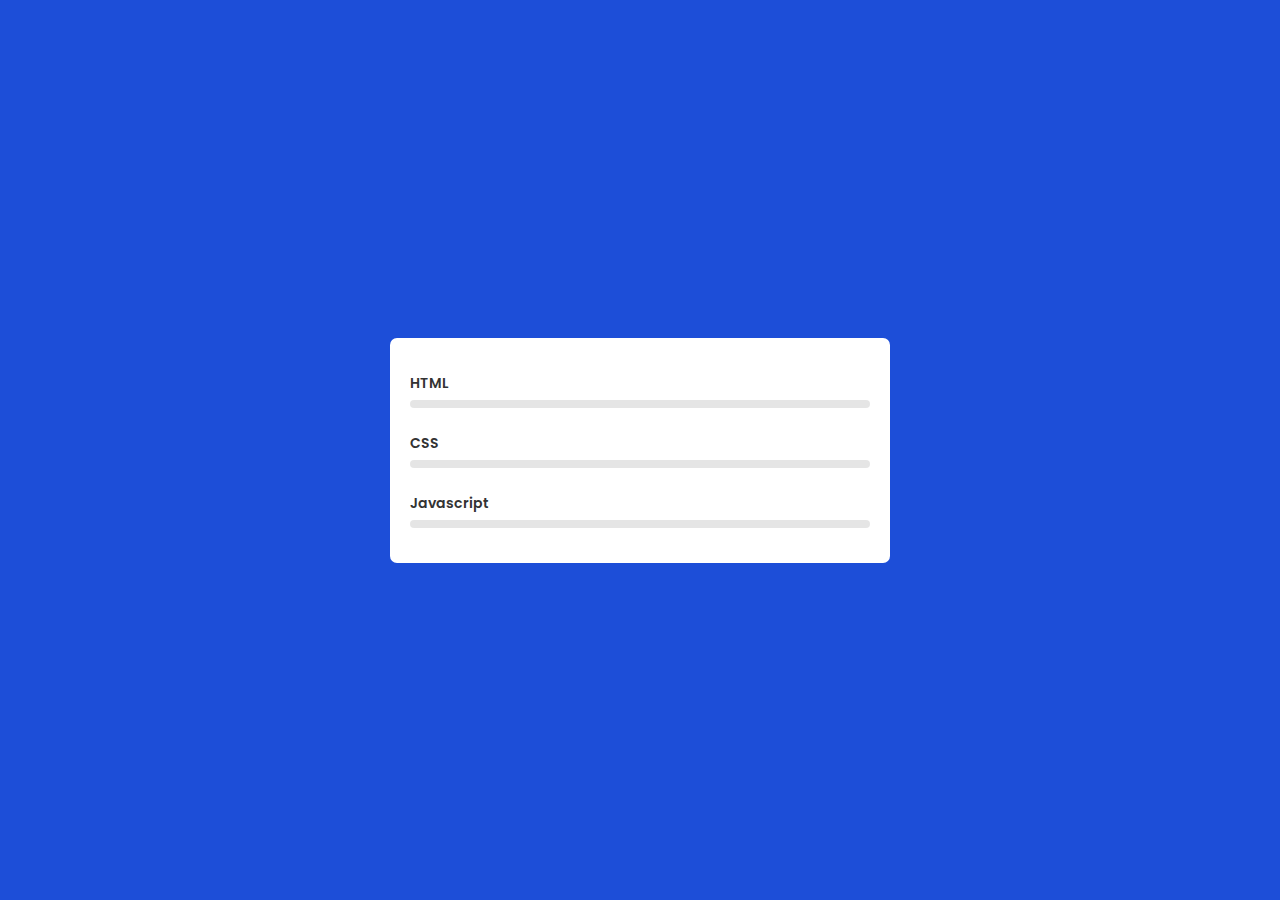
<file: Animated Skills Bar/index.html>
<!DOCTYPE html>
<html lang="en">
  <head>
    <meta charset="UTF-8" />
    <meta name="viewport" content="width=device-width, initial-scale=1.0" />
    <title>Animated Skills Bar</title>
    <link rel="stylesheet" href="style.css" />
  </head>
  <body>
    <div class="container">
      <div class="skill-box">
        <span class="title">HTML</span>
        <div class="skill-bar">
          <span class="skill-percentage html">
            <span class="tooltip">90%</span>
          </span>
        </div>
      </div>
      <div class="skill-box">
        <span class="title">CSS</span>
        <div class="skill-bar">
          <span class="skill-percentage css">
            <span class="tooltip">90%</span>
          </span>
        </div>
      </div>
      <div class="skill-box">
        <span class="title">Javascript</span>
        <div class="skill-bar">
          <span class="skill-percentage javascript">
            <span class="tooltip">90%</span>
          </span>
        </div>
      </div>
    </div>
  </body>
</html>
</file>
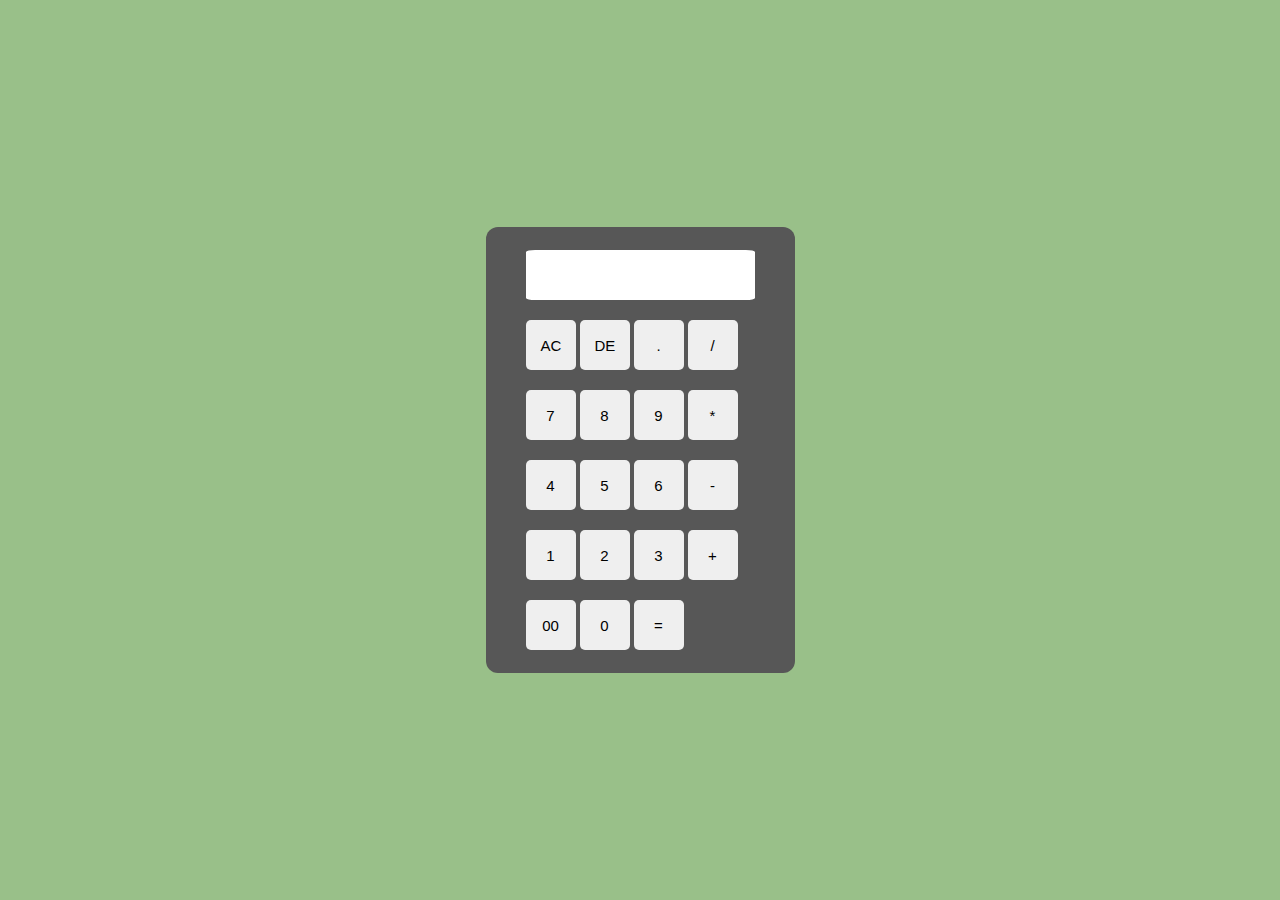
<file: calculator/index.html>
<!DOCTYPE html>
<html lang="en">
  <head>
    <meta charset="UTF-8" />
    <meta name="viewport" content="width=device-width, initial-scale=1.0" />
    <title>Calculator</title>
    <link rel="stylesheet" href="style.css" />
  </head>
  <body>
    <div class="container">
      <div class="calculator">
        <form action="">
          <div class="input-box">
            <input type="text" name="display" />
          </div>
          <div class="first-row">
            <input type="button" value="AC" onclick="display.value =''" />
            <input
              type="button"
              value="DE"
              onclick="display.value = display.value.toString().slice(0, -1)"
            />
            <input type="button" value="." onclick="display.value +='.'" />
            <input type="button" value="/" onclick="display.value +='/'" />
          </div>
          <div class="second-row">
            <input type="button" value="7" onclick="display.value +='7'" />
            <input type="button" value="8" onclick="display.value +='8'" />
            <input type="button" value="9" onclick="display.value +='9'" />
            <input type="button" value="*" onclick="display.value +='*'" />
          </div>
          <div class="third-row">
            <input type="button" value="4" onclick="display.value +='4'" />
            <input type="button" value="5" onclick="display.value +='5'" />
            <input type="button" value="6" onclick="display.value +='6'" />
            <input type="button" value="-" onclick="display.value +='-'" />
          </div>
          <div class="third-row">
            <input type="button" value="1" onclick="display.value +='1'" />
            <input type="button" value="2" onclick="display.value +='2'" />
            <input type="button" value="3" onclick="display.value +='3'" />
            <input type="button" value="+" onclick="display.value +='+'" />
          </div>
          <div class="fifth-row">
            <input type="button" value="00" onclick="display.value +='00'" />
            <input type="button" value="0" onclick="display.value +='0'" />
            <input
              type="button"
              value="="
              onclick="display.value= eval(display.value)"
              class="equal"
            />
          </div>
        </form>
      </div>
    </div>
  </body>
</html>
</file>
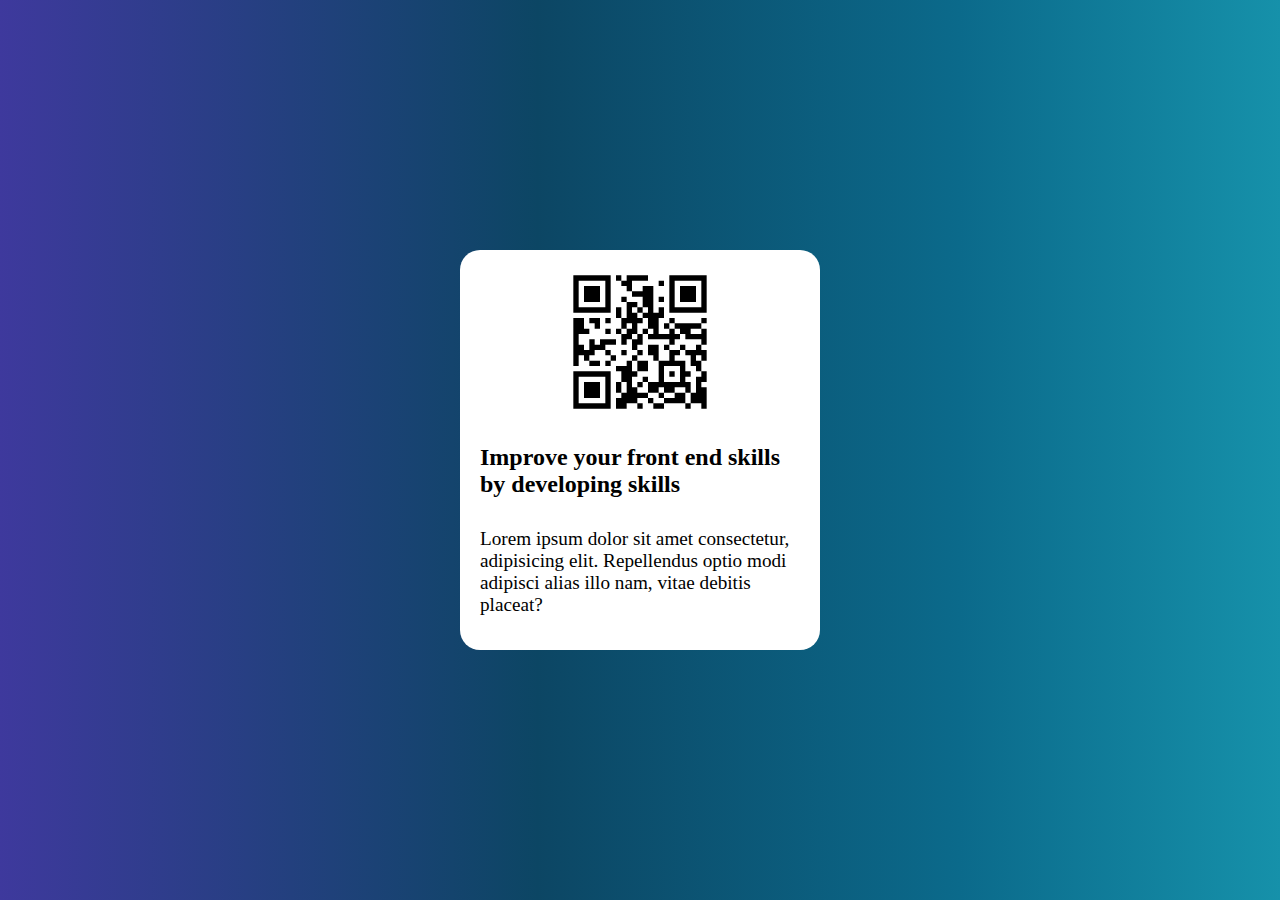
<file: creating a card/index.html>
<!DOCTYPE html>
<html lang="en">
  <head>
    <meta charset="UTF-8" />
    <meta name="viewport" content="width=device-width, initial-scale=1.0" />
    <title>Creating a card by Love babbar</title>
    <link rel="stylesheet" href="style.css" />
  </head>
  <body>
    <div class="container">
      <div class="card">
        <img src="qrcode.svg" alt="" />
        <h2>Improve your front end skills by developing skills</h2>
        <p>
          Lorem ipsum dolor sit amet consectetur, adipisicing elit. Repellendus
          optio modi adipisci alias illo nam, vitae debitis placeat?
        </p>
      </div>
    </div>
  </body>
</html>
</file>
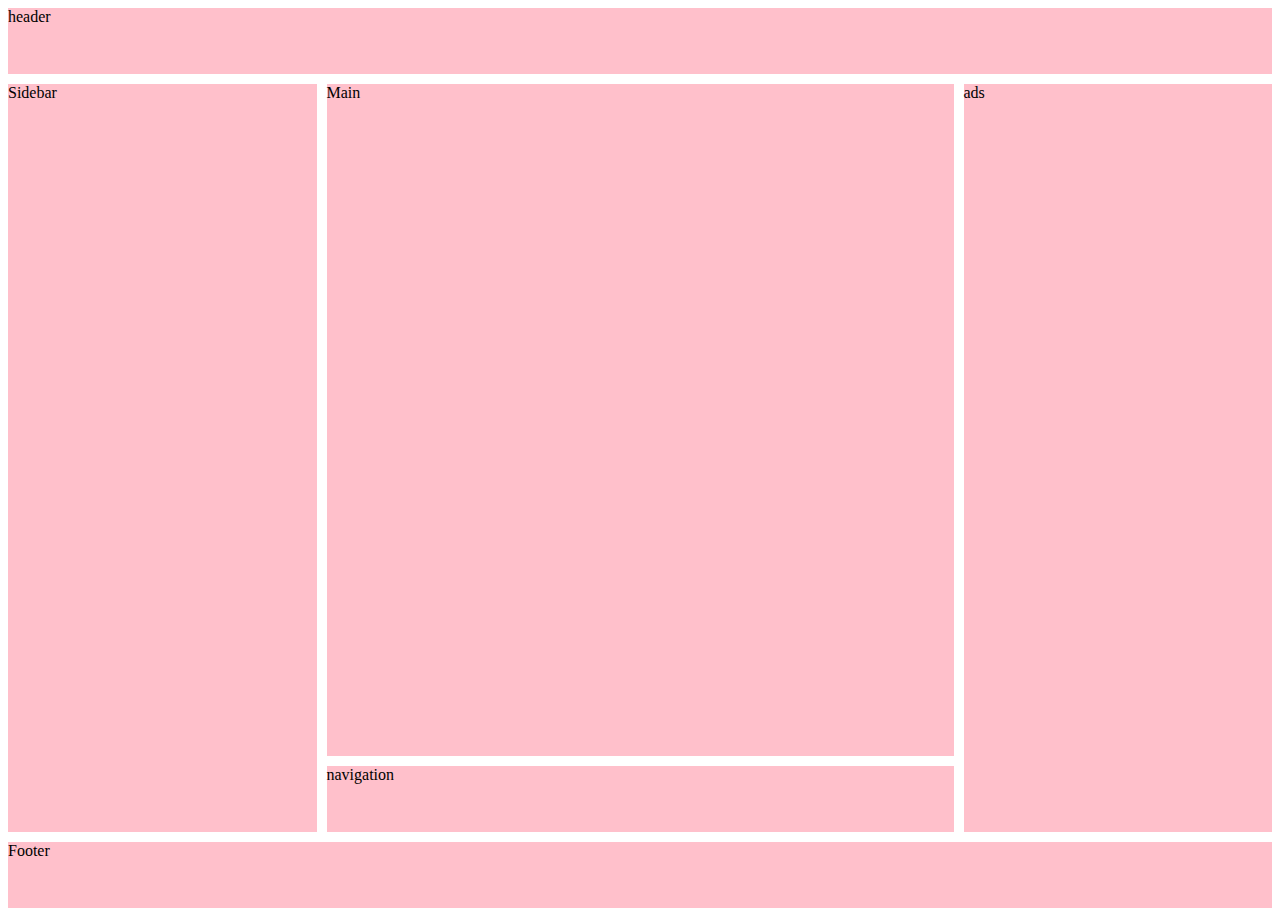
<file: gird table/index.html>
<!DOCTYPE html>
<html lang="en">
  <head>
    <meta charset="UTF-8" />
    <meta name="viewport" content="width=device-width, initial-scale=1.0" />
    <title>Grid Table Responsive</title>
    <link rel="stylesheet" href="style.css" />
  </head>
  <body>
    <div class="container">
      <div class="header">header</div>
      <div class="navigation">navigation</div>
      <div class="sidebar">Sidebar</div>
      <div class="main">Main</div>
      <div class="ads">ads</div>
      <div class="footer">Footer</div>
    </div>
  </body>
</html>
</file>
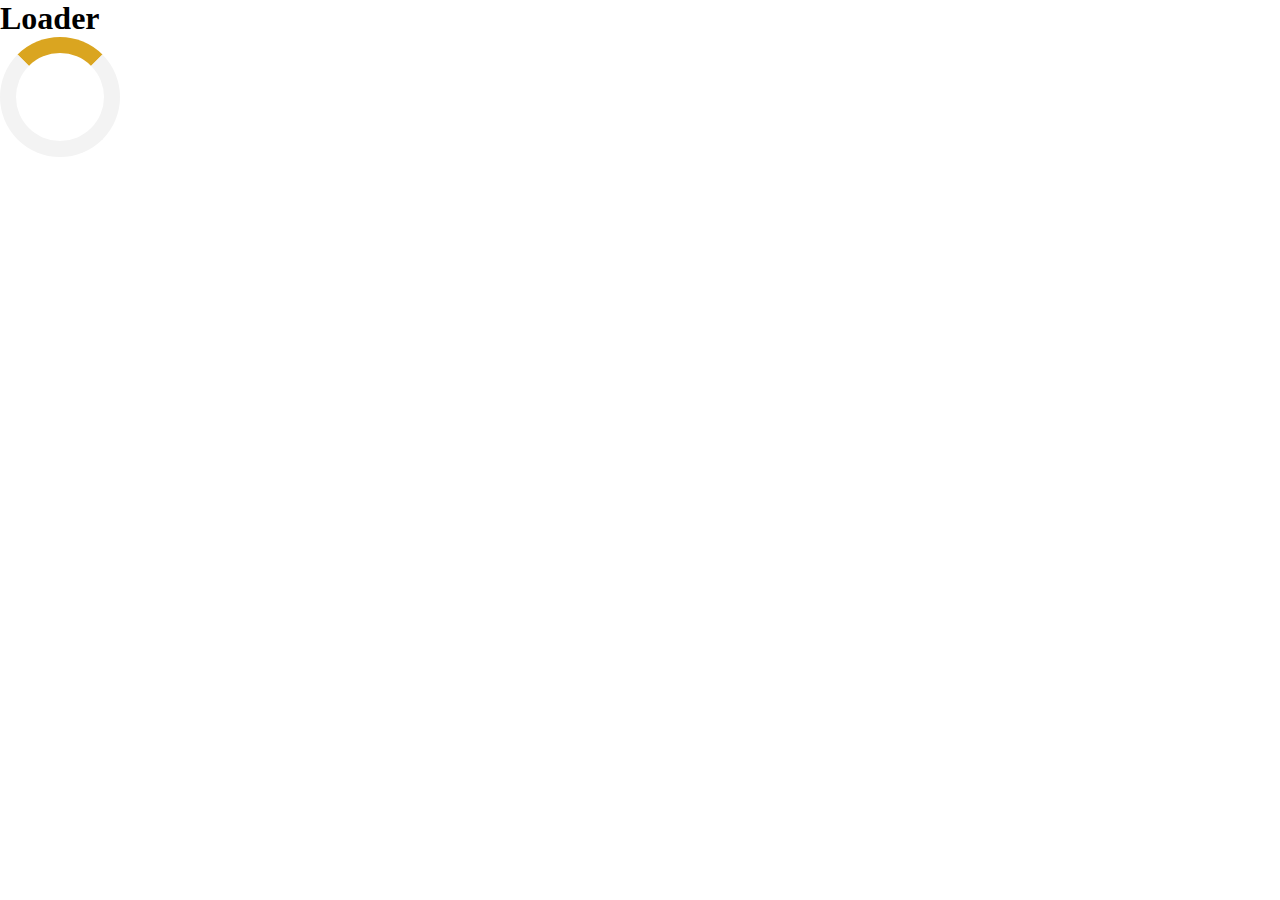
<file: Loader/index.html>
<!DOCTYPE html>
<html lang="en">
<head>
    <meta charset="UTF-8">
    <meta name="viewport" content="width=device-width, initial-scale=1.0">
    <link rel="stylesheet" href="style.css">
    <title>Loader</title>
</head>
<body>
    <h1>Loader</h1>
    <div class="loader"></div>
</body>
</html>
</file>
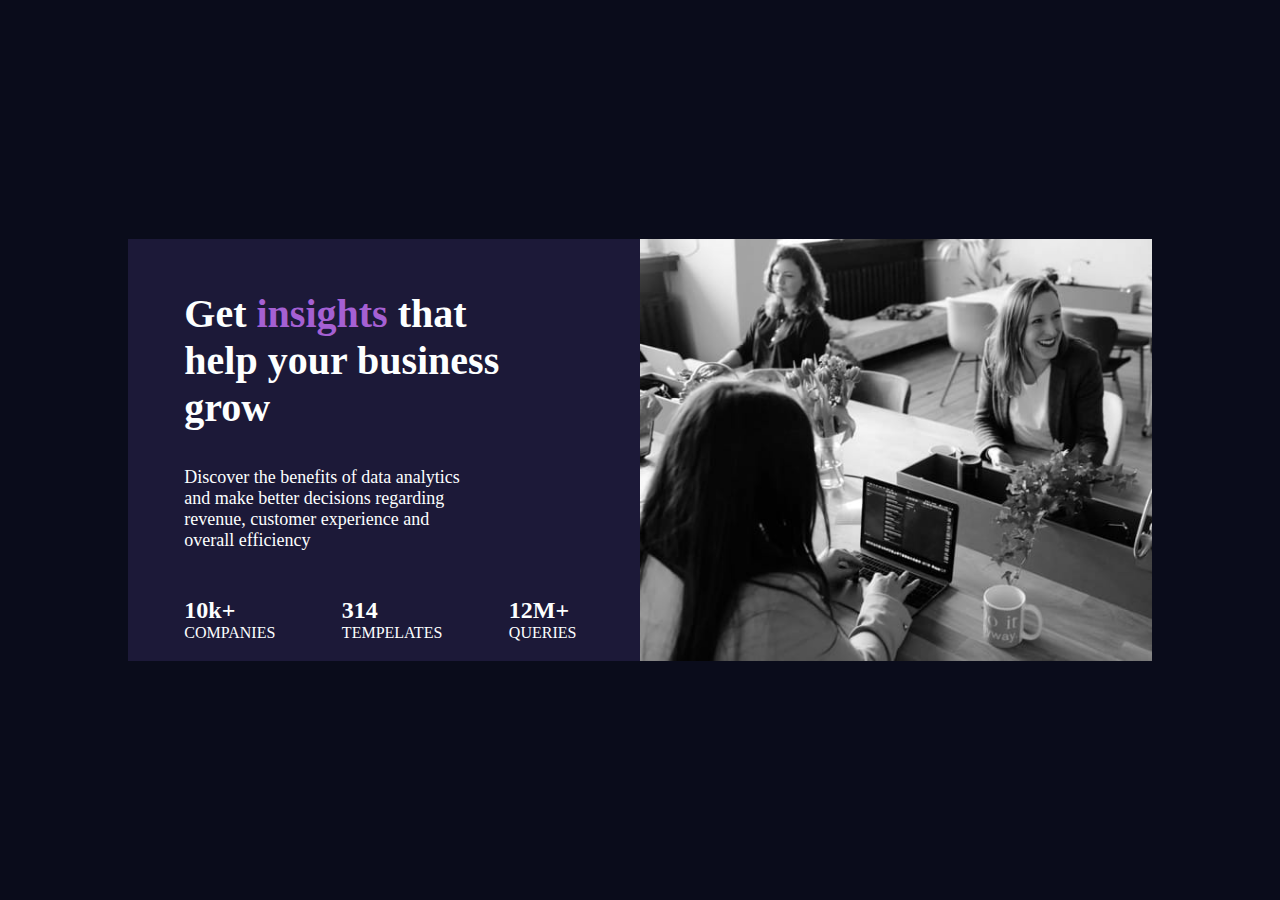
<file: preview-card-component/index.html>
<!DOCTYPE html>
<html lang="en">
<head>
    <meta charset="UTF-8">
    <meta name="viewport" content="width=device-width, initial-scale=1.0">
    <link rel="stylesheet" href="style.css">
    <title>Card design</title>
</head>
<body>
    <div class="container">
        <div class="content-area">
            <div class="header-paragraph">
                <div class="heading">
                    <h1>Get <span>insights</span> that help your business grow </h1>
                    
                </div>
                <div class="paragraph">
                    <p>Discover the benefits of data analytics and make better decisions regarding revenue, customer experience and overall efficiency</p>
                </div>      
            </div>
            <div class="symbols">
                <div class="item">
                    <h2>10k+</h2>
                <p>COMPANIES</p>
                </div>
                <div class="item">
                    <h2>314</h2>
                <p>TEMPELATES</p>
                </div>
                <div class="item">
                    <h2>12M+</h2>
                <p>QUERIES</p>
                </div>
                
            </div>
        </div>
            <img src="images/image.jpg" alt="">
      
           
    </div>
</body>
</html>
</file>
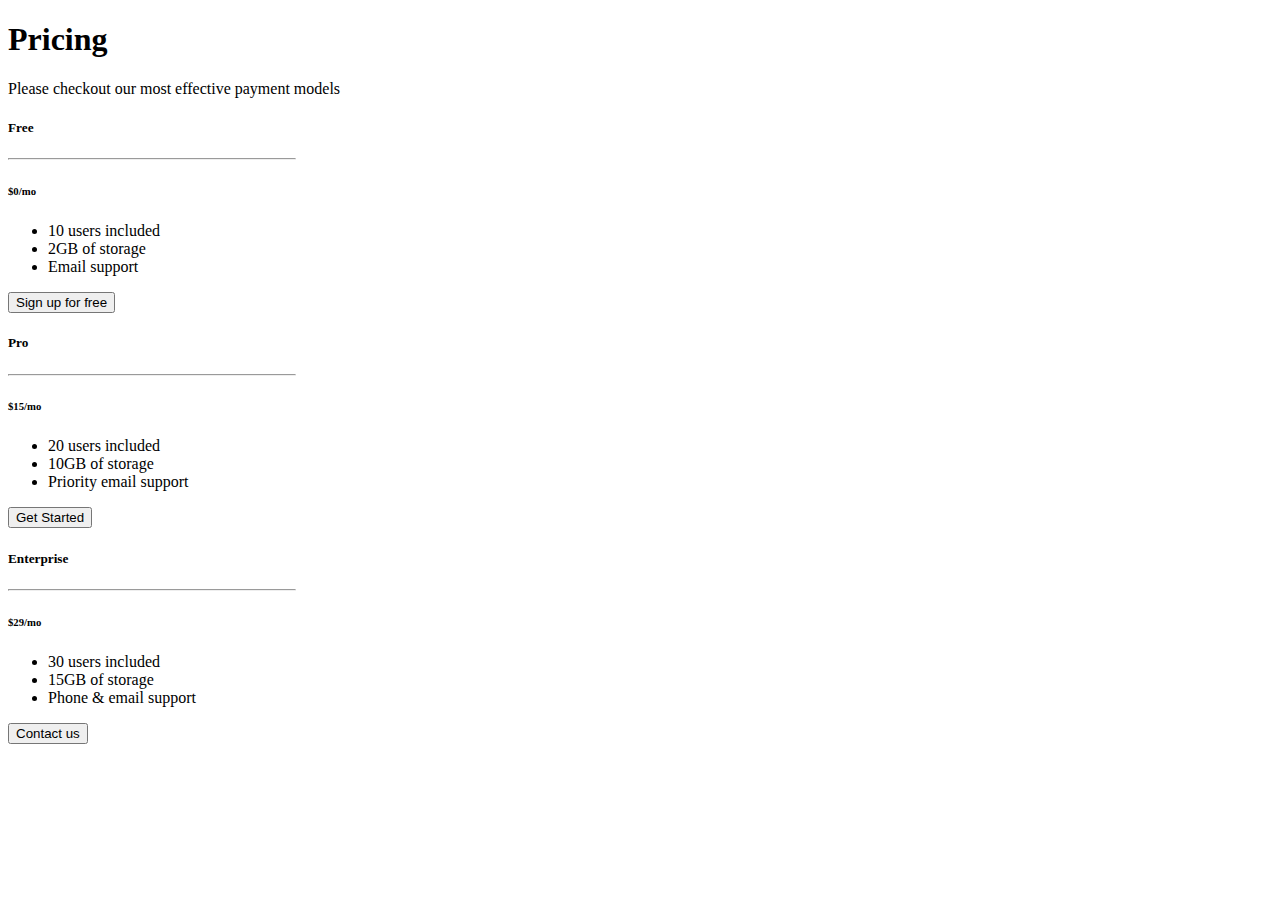
<file: Pricing table bootstrap/index.html>
<!DOCTYPE html>
<html lang="en">
  <head>
    <meta charset="UTF-8" />
    <meta name="viewport" content="width=device-width, initial-scale=1.0" />
    <title>Document</title>
    <link
      href="https://cdn.jsdelivr.net/npm/bootstrap@5.3.2/dist/css/bootstrap.min.css"
      rel="stylesheet"
      integrity="sha384-T3c6CoIi6uLrA9TneNEoa7RxnatzjcDSCmG1MXxSR1GAsXEV/Dwwykc2MPK8M2HN"
      crossorigin="anonymous"
    />
  </head>
  <body>
    <h1 class="text-center">Pricing</h1>
    <p class="text-center">Please checkout our most effective payment models</p>
    <div class="container d-flex justify-content-lg-evenly">
      <div class="card text-center" style="width: 18rem">
        <div class="card-body">
          <h5 class="card-title">Free</h5>
          <hr />
          <h6 class="card-subtitle mb-2 text-body-secondary fs-1">$0/mo</h6>
          <ul class="list-unstyled">
            <li>10 users included</li>
            <li>2GB of storage</li>
            <li>Email support</li>
          </ul>
          <button type="button" class="btn btn-outline-primary">
            Sign up for free
          </button>
        </div>
      </div>
      <div class="card text-center" style="width: 18rem">
        <div class="card-body">
          <h5 class="card-title">Pro</h5>
          <hr />
          <h6 class="card-subtitle mb-2 text-body-secondary fs-1">$15/mo</h6>
          <ul class="list-unstyled">
            <li>20 users included</li>
            <li>10GB of storage</li>
            <li>Priority email support</li>
          </ul>
          <button type="button" class="btn btn-primary">Get Started</button>
        </div>
      </div>
      <div class="card text-center" style="width: 18rem">
        <div class="card-body">
          <h5 class="card-title">Enterprise</h5>
          <hr />
          <h6 class="card-subtitle mb-2 text-body-secondary fs-1">$29/mo</h6>
          <ul class="list-unstyled">
            <li>30 users included</li>
            <li>15GB of storage</li>
            <li>Phone & email support</li>
          </ul>
          <button type="button" class="btn btn-primary">Contact us</button>
        </div>
      </div>
    </div>

    <script
      src="https://cdn.jsdelivr.net/npm/bootstrap@5.3.2/dist/js/bootstrap.bundle.min.js"
      integrity="sha384-C6RzsynM9kWDrMNeT87bh95OGNyZPhcTNXj1NW7RuBCsyN/o0jlpcV8Qyq46cDfL"
      crossorigin="anonymous"
    ></script>
  </body>
</html>
</file>
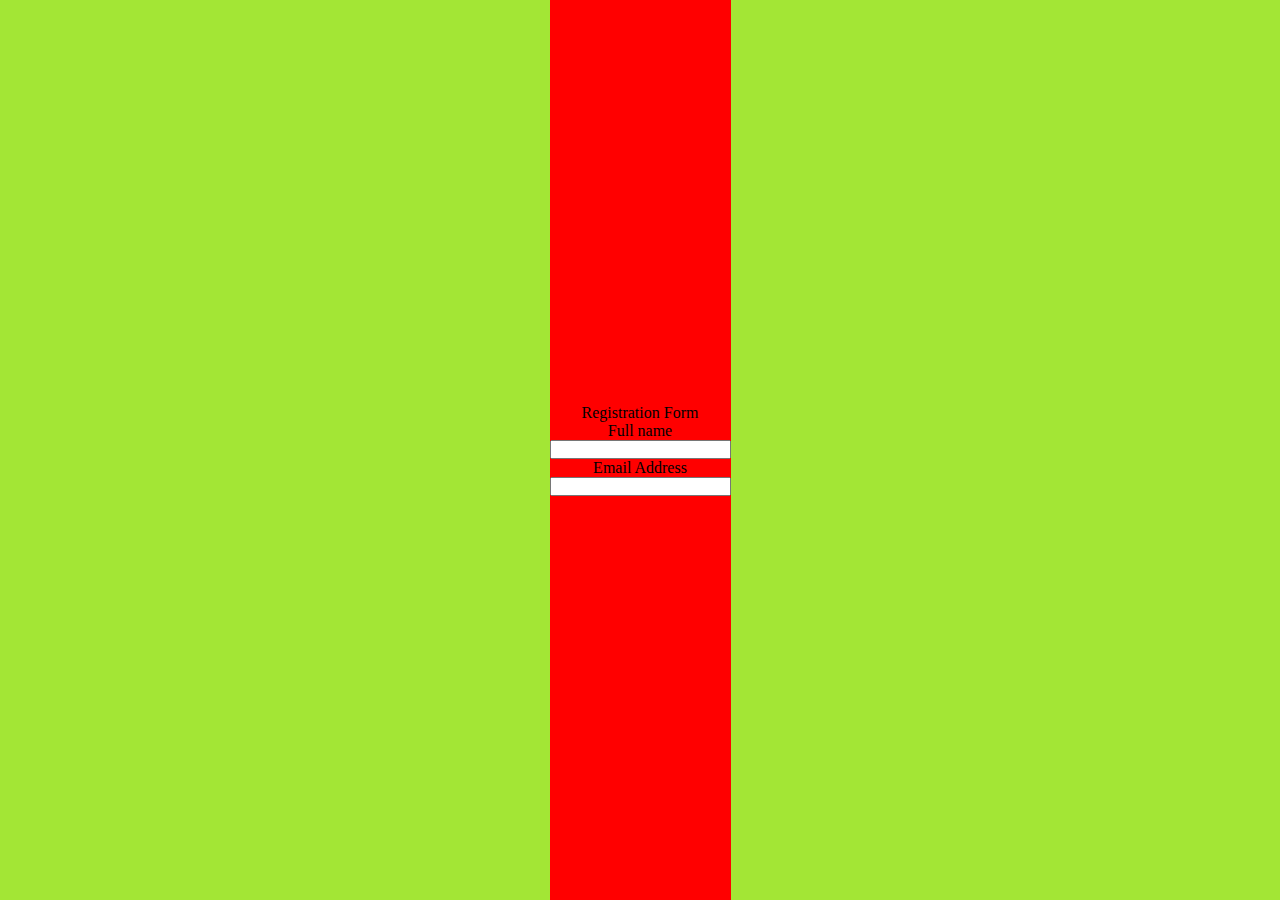
<file: Responsive Form/index.html>
<!DOCTYPE html>
<html lang="en">
<head>
    <meta charset="UTF-8">
    <meta name="viewport" content="width=device-width, initial-scale=1.0">
    <title>Responsive Forms</title>
    <link rel="stylesheet" href="style.css">
</head>
<body>
    <main>
        <div class="form">
            <form action="#server">
                <caption>Registration Form</caption>
                <label for="name">Full name</label>
                <input type="text" name="name" id="name">
                <label for="email">Email Address</label>
                <input type="email" name="email" id="email">
            </form>
        </div>
    </main>
</body>
</html>
</file>
<file: Animated Skills Bar/style.css>
@import url("https://fonts.googleapis.com/css2?family=Poppins&display=swap");
* {
  margin: 0;
  padding: 0;
  font-family: "Poppins", sans-serif;
  box-sizing: border-box;
}

body {
  height: 100vh;
  display: flex;
  align-items: center;
  justify-content: center;
  background-color: #1d4ed8;
}

.container {
  position: relative;
  max-width: 500px;
  width: 100%;
  background: #fff;
  margin: 0 15px;
  padding: 10px 20px;
  border-radius: 7px;
}

.container .skill-box {
  width: 100%;
  margin: 25px 0;
}

.skill-box .title {
  display: block;
  font-size: 14px;
  font-weight: 600;
  color: #333;
}

.skill-box .skill-bar {
  height: 8px;
  border-radius: 6px;
  width: 100%;
  margin-top: 6px;
  background: rgba(0, 0, 0, 0.1);
}

.skill-bar .skill-percentage {
  position: relative;
  display: block;
  height: 100%;
  width: 90%;
  border-radius: 6px;
  background-color: #1d4ed8;
  animation: progress 0.4s ease-in-out forwards;
  opacity: 0;
}

.skill-percentage .css {
  width: 70%;
}

.skill-percentage .javascript {
  width: 60%;
}

@keyframes progress {
  0% {
    width: 0;
    opacity: 0;
  }
  100% {
    opacity: 1;
  }
}

.skill-percentage .tooltip {
  position: absolute;
  right: -14px;
  top: -28px;
  font-size: 9px;
  font-weight: 500;
  color: #fff;
  padding: 2px 6px;
  border-radius: 3px;
  background: #1d4ed8;
  z-index: 1;
}

.tooltip::before {
  content: "";
  position: absolute;
  left: 50%;
  bottom: -2px;
  height: 10px;
  width: 10px;
  z-index: -1;
  background-color: #1d4ed8;
  transform: translate(-50%) rotate(45deg);
}
</file>
<file: calculator/style.css>
* {
  padding: 0;
  margin: 0;
  box-sizing: border-box;
}

html,
body {
  width: 100%;
  height: 100%;
}

.container {
  display: flex;
  align-items: center;
  justify-content: center;
  background-color: #99c089;
  height: 100vh;
}

.calculator {
  background-color: #575757;
  box-shadow: 12%;
  border-radius: 12px;
  padding: 13px 40px;
}

/* .input-box{
    display: flex;
    justify-content: flex-end;
    margin: 20px 0;
} */

.input-box input {
  width: 100% !important;
  border-radius: 4% !important;
}

.calculator form input {
  border: 0;
  outline: 0;
  padding: 15px;
  margin: 10px 0;
  font-size: 15px;
  border-radius: 10%;
  height: 50px;
  width: 50px;
  cursor: pointer;
}

.equal {
  width: 104px;
}
</file>
<file: creating a card/style.css>
* {
  margin: 0;
  padding: 0;
  box-sizing: border-box;
}

.container {
  width: 100vw;
  height: 100vh;
  background: rgb(62, 57, 157);
  background: linear-gradient(
    90deg,
    rgba(62, 57, 157, 1) 0%,
    rgba(12, 70, 100, 1) 42%,
    rgba(11, 106, 139, 1) 75%,
    rgba(22, 145, 170, 1) 100%
  );
  display: flex;
  justify-content: center;
  align-items: center;
}

.card {
  width: 360px;
  height: 400px;
  background-color: white;
  border-radius: 20px;
  display: flex;
  flex-direction: column;
  align-items: center;
  gap: 30px;
  padding: 20px;
}

.card img {
  height: 40%;
  /* background-color: red; */
}

.card h2 {
  font-weight: bold;
  font-size: 1.5rem;
}

.card p {
  font-size: 1.2em;
}
</file>
<file: gird table/style.css>
.container {
  margin: 0;
  padding: 0;
  height: 100vh;
  display: grid;
  grid-template-rows: repeat(12, 1fr);
  grid-template-columns: repeat(12, 1fr);
  grid-gap: 10px;
}

.container div {
  background-color: pink;
}

.header {
  grid-column: 1 / span 12;
}

.sidebar {
  grid-row: 2 / span 10;
  grid-column: 1 / span 3;
}

.navigation {
  grid-column: 4 / span 6;
}

.ads {
  grid-column: 10 / span 3;
  grid-row: 2 / span 10;
}

.main {
  grid-column: 4 / span 6;
  grid-row: 2 / span 9;
}

.footer {
  grid-column: 1 / span 12;
}

@media (max-width: 720px) {
  .header {
    grid-column: 1 / span 12;
  }

  .navigation {
    grid-column: 1 / span 12;
    grid-row: 2;
  }

  .sidebar {
    grid-column: 1 / span 3;
    grid-row: 3 / span 9;
  }

  .main {
    grid-column: 4 / span 9;
    grid-row: 3 / span 9;
  }

  .ads {
    grid-column: 1 / span 3;
    grid-row: 12;
  }

  .footer {
    grid-column: 4 / span 9;
    grid-row: 12;
  }
}
</file>
<file: Loader/style.css>
*{
    margin: 0;
    padding: 0;
    box-sizing: border-box;
}

.loader{
    border: 16px solid #f3f3f3;
    border-top: 16px solid goldenrod;
    border-radius: 50%;
    width: 120px;
    height: 120px;
    animation:spin 2s linear infinite;
    
}

@keyframes spin {
    0%{
        transform: rotate(0deg);
    }
    100%{
        transform: rotate(360deg);
    }
    
}
</file>
<file: preview-card-component/style.css>
* {
  margin: 0;
  padding: 0;
  box-sizing: border-box;
}
body {
  background-color: #0a0c1b;
  display: flex;
  justify-content: center;
  align-items: center;
  height: 100vh; 
}

/* Main Container */

.container {
  background-color: #1c1938;
  display: flex;
  width: 80%;
}


/* Left part of the container  */


.content-area ,h1,p{
    color: #FDFFFF;
}

.content-area .heading{
    padding: 10% 25% 2% 11%;
    text-align: start;
    font-size: 20px;
}
.content-area .paragraph{
    padding: 5% 35% 2% 11%;
    text-align: start;
    font-size: 18px;
}

.container .symbols{
    display: flex;
}

.container .symbols .item{
    padding: 7% 2% 0% 11%;
}



.container span{
    color: #A560D3 ;
}

/* right part of the container */

img{
    width: 50%;
    object-fit: contain;
    object-position: center;
}
</file>
<file: Responsive Form/style.css>
*{
    margin: 0;
    padding: 0;
    box-sizing: border-box;
}

body{
    min-height: 100vh;
    background-color: #a3e635;
    display: flex;
    align-items: center;
    justify-content: center;
}

.form{
    /* background-color: red; */
    /* width: 70%; */
    /* text-align: center; */
}

form{
    background-color: red;
    width: 100%;
    display: flex;
    flex-direction: column;
    align-items: center;
    justify-content: center;
    height: 100vh;

}
</file>
